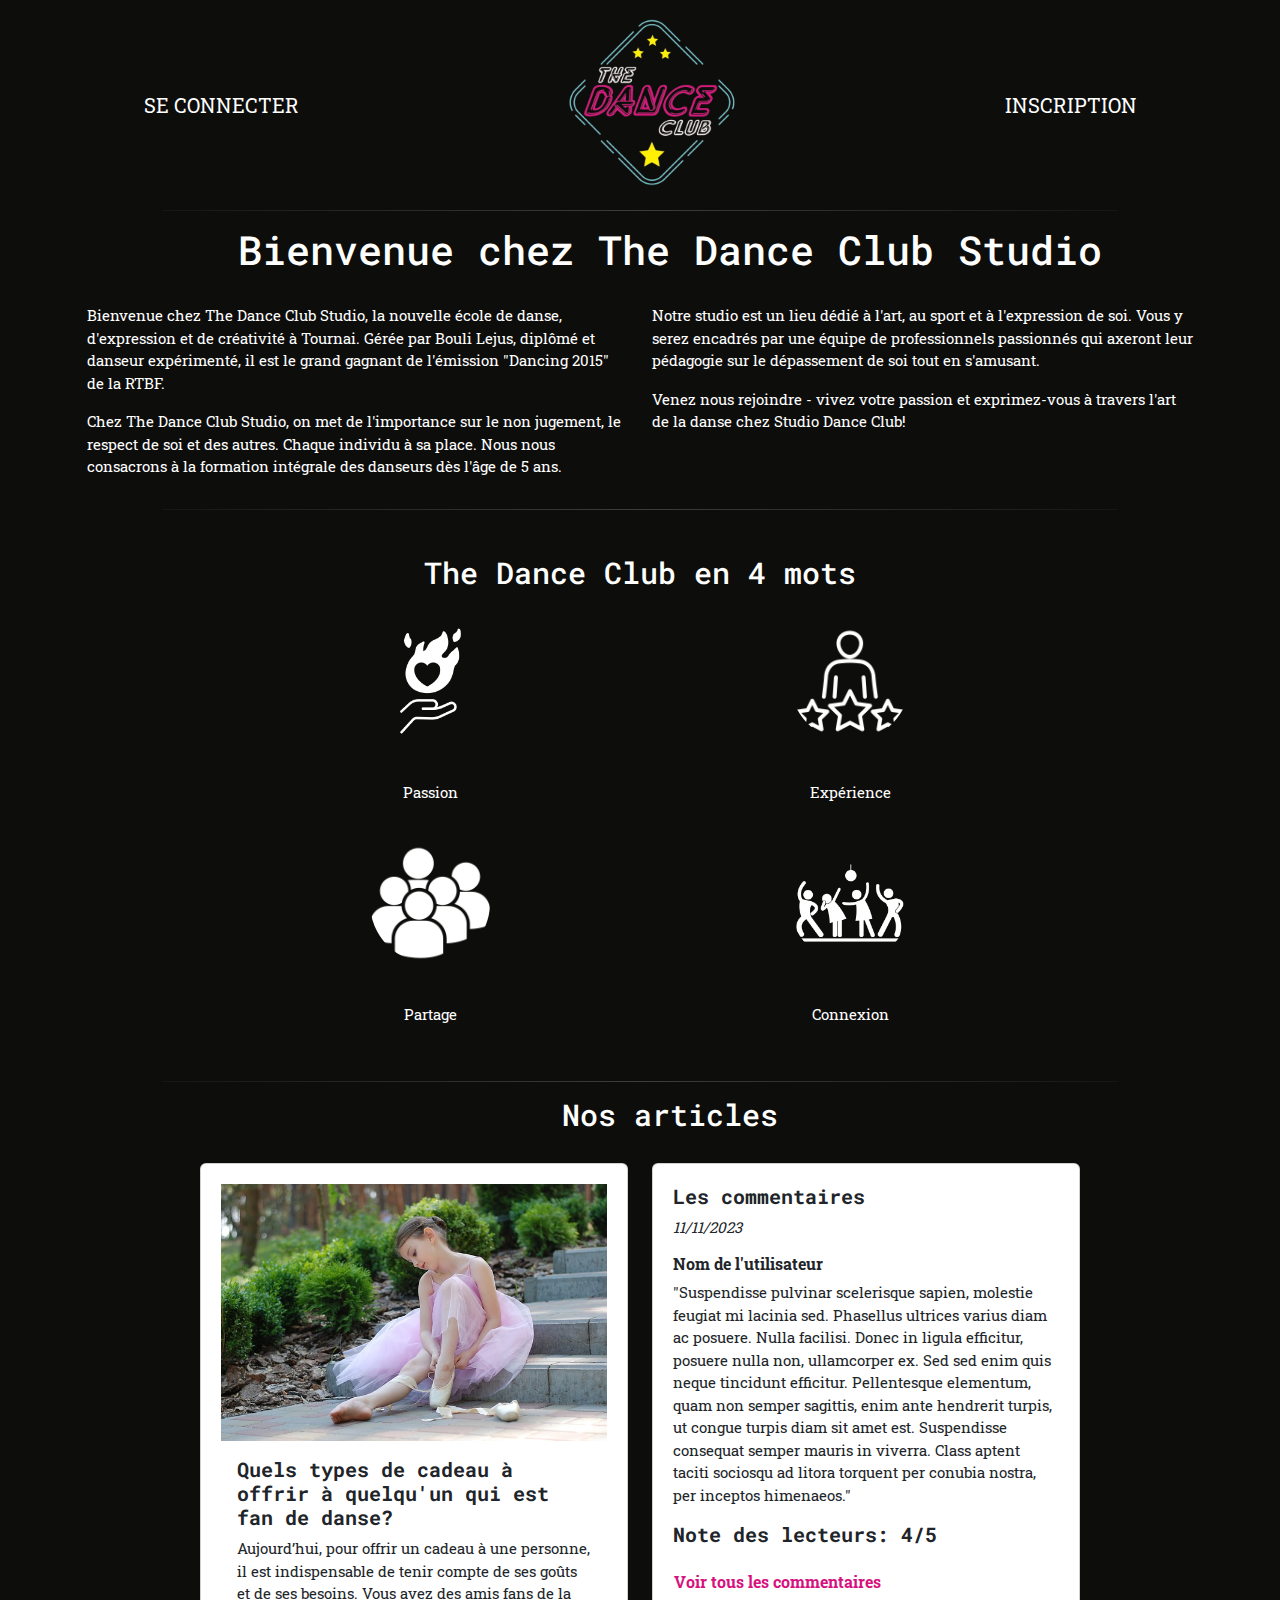
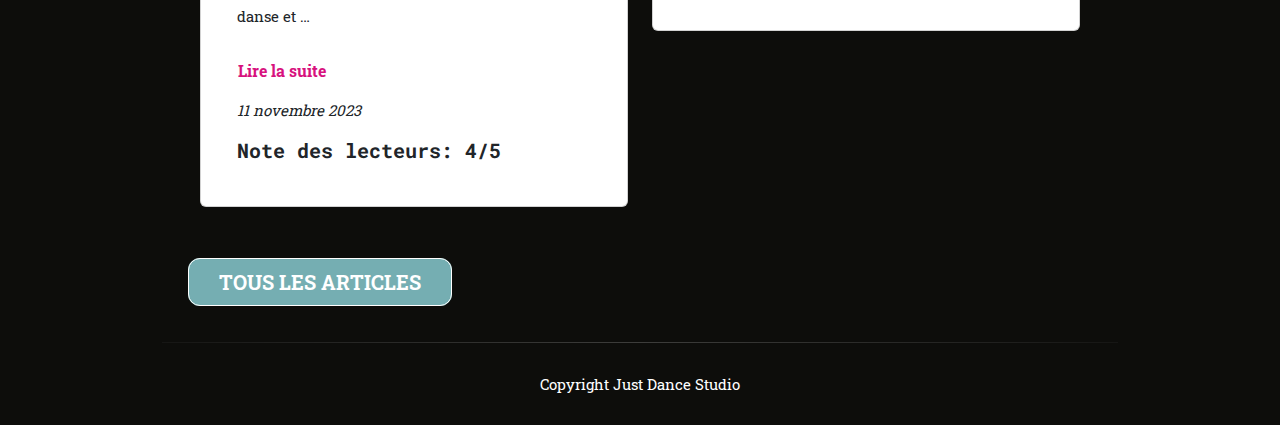
<file: JustDance(paccueil+listingart)/index.html>
<!DOCTYPE html>
<html lang="fr">

<head>
    <meta charset="UTF-8">
    <meta name="viewport" content="width=device-width, initial-scale=1">

    <link rel="icon" type="image/x-icon" href="logo.jpg">
    <title>Accueil</title>
    <link href="https://cdn.jsdelivr.net/npm/bootstrap@5.3.2/dist/css/bootstrap.min.css" rel="stylesheet">
    <link rel="stylesheet" href="style.css">

    <link rel="preconnect" href="https://fonts.googleapis.com">
    <link rel="preconnect" href="https://fonts.gstatic.com" crossorigin>
    <link href="https://fonts.googleapis.com/css2?family=Roboto+Mono&family=Roboto+Slab&display=swap" rel="stylesheet">

</head>

<body>

    <div class="container">

        <!-- Header -->
        <header>
            <a href="#">Se connecter</a>
            <div class="logo">
                <a href="index.html"> <img src="logo.jpg" alt="Logo The Dance Club" /></a>  
            </div>
            <a href="#">Inscription</a>
        </header>
        <hr>
        <!--Bienvenue-->
        <main>
            <section class="section">
                <div class="row">
                    <h1 class="title">Bienvenue chez The Dance Club Studio</h1>
                </div>
                <div class="container">
                    <div class="row justify-content-evenly">
                        <div class="col-sm-12 col-md-6">
                            <p>Bienvenue chez The Dance Club Studio, la nouvelle école de danse, d'expression et de
                                créativité à Tournai. Gérée par Bouli Lejus, diplômé et danseur expérimenté, il est le
                                grand gagnant de l'émission "Dancing 2015" de la RTBF. </p>

                            <p>Chez The Dance Club Studio, on met de l'importance sur le non jugement, le respect de soi
                                et des autres. Chaque individu à sa place. Nous nous consacrons à la formation intégrale
                                des danseurs dès l'âge de 5 ans.</p>
                        </div>
                        <div class="col-sm-12 col-md-6">
                            <p> Notre studio est un lieu dédié à l'art, au sport et à l'expression de soi. Vous y serez
                                encadrés par une équipe de professionnels passionnés qui axeront leur pédagogie sur le
                                dépassement de soi tout en s'amusant.</p>

                            <p>Venez nous rejoindre - vivez votre passion et exprimez-vous à travers l'art de la danse
                                chez Studio Dance Club!</p>
                        </div>
                    </div>
                </div>


            </section>

            <hr>
            <!--En 4 mots-->
            <section class="section1">
                <h2 class="title title1">The Dance Club en 4 mots</h2>

                <div>
                    <img src="passion.png" alt="Passion">
                    <span>Passion</span>
                </div>
                <div>
                    <img src="experience.png" alt="Expérience">
                    <span>Expérience</span>
                </div>
                <div>
                    <img src="partage.png" alt="Partage">
                    <span>Partage</span>
                </div>
                <div>
                    <img src="amusement.png" alt="Amusement">
                    <span>Connexion</span>
                </div>
            </section>
            <hr>

            <!-- Nos articles-->
            <article>
                <div class="row">
                    <h2 class="title title1">Nos articles</h2>
                </div>
                <div class="row">
                    <div class="col-sm-12 col-md-6">
                        <div class="card">
                            <img src="art1.jpg" alt=" Quels types de cadeau à offrir?" />
                            <div class="card-body">
                                <h5 class="card-title">Quels types de cadeau à offrir à quelqu'un qui est fan de danse?
                                </h5>
                                <p class="card-text">Aujourd’hui, pour offrir un cadeau à une personne, il est
                                    indispensable de tenir compte de ses goûts et de ses besoins. Vous avez des amis
                                    fans de la danse et …</p>
                                    <a href="#" class="btn">Lire la suite </a>
                                <p class="date"> <span>11 novembre 2023</span></p>
                                <h5>Note des lecteurs: <span>4/5</span></h5>
                                
                            </div>
                        </div>
                    </div>
                    <div class="col-sm-12 col-md-6">
                        <div class="card">
                            <div class="comm-card">
                                <h5 class="comment-title">Les commentaires</h5>
                                <div class="sub-comm">
                                    <p class="date">
                                        <span>11/11/2023</span>
                                    </p>
                                    <h6>Nom de l'utilisateur</h6>
                                    <p class="commentaire">
                                    "Suspendisse pulvinar scelerisque sapien, molestie feugiat mi lacinia sed. Phasellus ultrices varius diam ac posuere. Nulla facilisi. Donec in ligula efficitur, posuere nulla non, ullamcorper ex. Sed sed enim quis neque tincidunt efficitur. Pellentesque elementum, quam non semper sagittis, enim ante hendrerit turpis, ut congue turpis diam sit amet est. Suspendisse consequat semper mauris in viverra. Class aptent taciti sociosqu ad litora torquent per conubia nostra, per inceptos himenaeos."</p>
                                    <h5>Note des lecteurs: <span>4/5</span></h5>
                                    <a href="#" class="btn">Voir tous les commentaires </a>
                                </div>
                            </div>
                        </div>
                    </div>
                    </div>
                
                <div class="row">
                    <div class=btn-article>
                        <a href="nos-articles.html" class="btn2">Tous les articles</a>
                    </div>
                </div>
            </article>
        </main>
        <hr>
        <footer>
            <div class="footer">
                <p>Copyright Just Dance Studio</p>

            </div>
        </footer>
    </div>
</body>
</file>
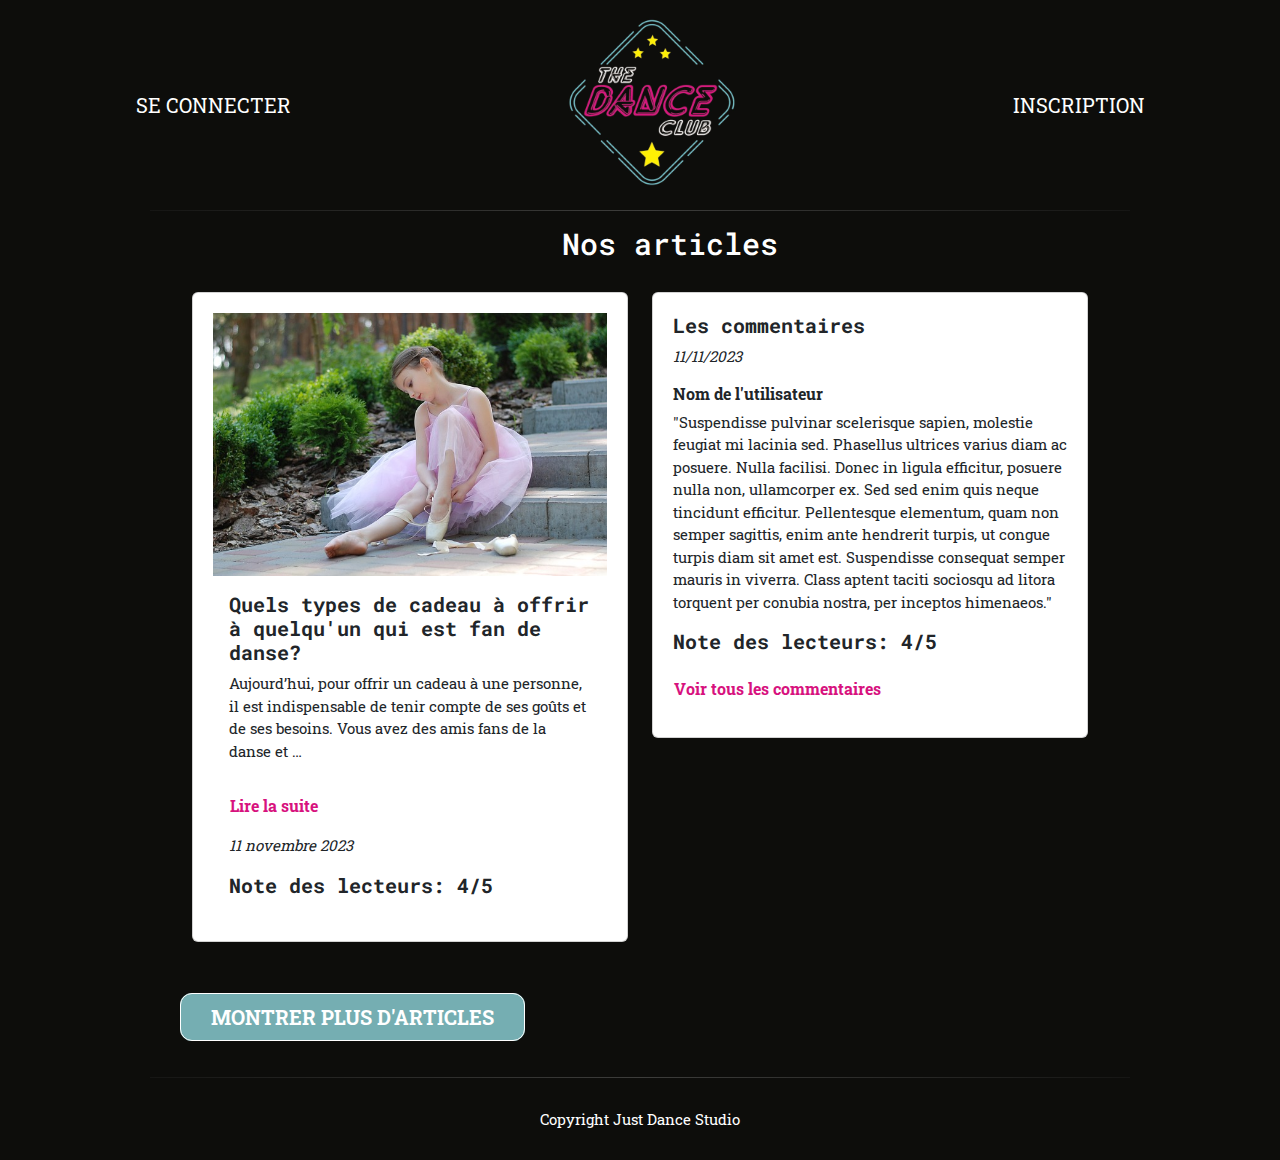
<file: JustDance(paccueil+listingart)/nos-articles.html>
<!DOCTYPE html>
<html lang="fr">
<head>
    <meta charset="UTF-8">
    <meta name="viewport" content="width=device-width, initial-scale=1.0">
    <title>Nos articles</title>
    <link rel="icon"  type="image/x-icon" href="logo.jpg">
    <link href="https://cdn.jsdelivr.net/npm/bootstrap@5.3.2/dist/css/bootstrap.min.css" rel="stylesheet">
    <link rel="stylesheet" href="style.css">

    <link rel="preconnect" href="https://fonts.googleapis.com">
    <link rel="preconnect" href="https://fonts.gstatic.com" crossorigin>
    <link href="https://fonts.googleapis.com/css2?family=Roboto+Mono&family=Roboto+Slab&display=swap" rel="stylesheet">
</head>
<body>
    <!-- Header -->
    <header>
        <a href="#">Se connecter</a>
        <div class="logo">
            <a href="index.html"> <img src="logo.jpg" alt="Logo The Dance Club" /></a>
        </div>
        <a href="#">Inscription</a>
    </header>
<hr>

   

    <!--Nos articles-->   
    <article>
        <div class="row">
            <h2 class="title title1">Nos articles</h2>
        </div>
        <div class="row">
            <div class="col-sm-12 col-md-6">
                <div class="card">
                    <img src="art1.jpg" alt=" Quels types de cadeau à offrir?" />
                    <div class="card-body">
                        <h5 class="card-title">Quels types de cadeau à offrir à quelqu'un qui est fan de danse?
                        </h5>
                        <p class="card-text">Aujourd’hui, pour offrir un cadeau à une personne, il est
                            indispensable de tenir compte de ses goûts et de ses besoins. Vous avez des amis
                            fans de la danse et …</p>
                            <a href="#" class="btn">Lire la suite </a>
                        <p class="date"> <span>11 novembre 2023</span></p>
                        <h5>Note des lecteurs: <span>4/5</span></h5>
                        
                    </div>
                </div>
            </div>
            <div class="col-sm-12 col-md-6">
                <div class="card">
                    <div class="comm-card">
                        <h5 class="comment-title">Les commentaires</h5>
                        <div class="sub-comm">
                            <p class="date">
                                <span>11/11/2023</span>
                            </p>
                            <h6>Nom de l'utilisateur</h6>
                            <p class="commentaire">
                            "Suspendisse pulvinar scelerisque sapien, molestie feugiat mi lacinia sed. Phasellus ultrices varius diam ac posuere. Nulla facilisi. Donec in ligula efficitur, posuere nulla non, ullamcorper ex. Sed sed enim quis neque tincidunt efficitur. Pellentesque elementum, quam non semper sagittis, enim ante hendrerit turpis, ut congue turpis diam sit amet est. Suspendisse consequat semper mauris in viverra. Class aptent taciti sociosqu ad litora torquent per conubia nostra, per inceptos himenaeos."</p>
                            <h5>Note des lecteurs: <span>4/5</span></h5>
                            <a href="#" class="btn">Voir tous les commentaires </a>
                        </div>
                    </div>
                </div>
            </div>
            </div>
        
        <div class="row">
            <div class=btn-article>
                <a href="nos-articles.html" class="btn2">Montrer plus d'articles</a>
            </div>
        </div>
    </article>
</main>
    <hr>
    <footer>
        <div class="footer">
            <p>Copyright Just Dance Studio</p>
            
        </div>
    </footer>
</body>
</html>
</file>
<file: JustDance(paccueil+listingart)/style.css>
/****GENERAL****/
body{
    font-family: 'Roboto Slab', serif;
    font-size: 15px;
    color: white;
    background-color: rgba(13,13,11,255);
    margin: 0;
    position:absolute;
    
}
.container{
    max-width: 100%;
    margin: 0;
}
h1,h2,h3,h4,h5 {
    font-family: 'Roboto Mono', monospace;
   
}
h1 {
    font-size: 40px;
    text-align: center;
    margin:30px;
}
h2 {
    font-size: 30px;
    text-align: center;
    margin:30px;
    
}
h3 {
    font-size: 20px;
}
hr{
    border: 0;
    height: 1px;
    background: white;
    background-image: linear-gradient(to right, #333, #ccc, #333);
    margin: 15px 150px;
}


/****HEADER****/

header {
    padding-top: 15px;
    display: flex;
    justify-content: center;
    justify-content: space-around;
    align-items: center;
    
}
header .logo {
    width: 180px;
}

header .logo img {
    width: 100%; 
    object-fit: cover;
}
header a:nth-of-type(2) {
    text-align: right;
}
header a {
    text-decoration: none;
    text-transform: uppercase;
    color: white;
    font-size: 20px;   
}
header a:hover {
    color: #75AEB2;
}

 
/***BIENVENUE***/
.section{
    padding: 0 5%;
    display: block;
    flex-wrap: wrap;
}

.col-6{
    padding: 0 40px ; 
}

/***EN 4 MOTS***/
.section1{
    display: flex;
    flex-wrap: wrap;
    justify-content: center;
}
.section1 h2{
    width: 100%;   
}

.section1 img{
    height: 120px;
    border-radius: 50%;
    object-fit: cover;
    padding: 0 150px;
}
.section1 span{
    display: block;
    margin: 40px 30px;
    text-align:center
}

/****NOS ARTICLES****/

article {
    padding: 0 15%;
}

.card{
    padding: 20px;
    margin-bottom:30px;
}

.date{
    font-style:italic;
    text-decoration: none;
    font-size: 15px;
    width:45%;
}
.card-title, h5, h6{
    font-weight: bold;
}
.btn{
    
    color: #D7127E;
    font-weight: bold;  
    padding:0;
    margin: 15px 0; 
}
.btn:hover{
    color: #75AEB2;
}

.btn2{
    text-decoration: none;
    padding: 10px 30px;
    background-color:#75AEB2 ; 
    color: white;
    font-size: 20px;
    font-weight: bold;
    text-transform: uppercase;
    border: 1px solid white;
    border-radius: 12px;
    margin: 0 auto;
}
.btn2:hover {
    background-color: #D7127E;
}

.btn-article{
    padding: 30px 0;

}

.footer{
    margin: 30px;
    text-align: center;
}


@media screen and (max-width: 767px) {

    p{
        padding: 0 ;
        
    }

   
    
    .section1 img{
        
        padding: 0 100px;
    }
   
    article {
        padding: 0 2%;
    }
   
    
}
</file>
